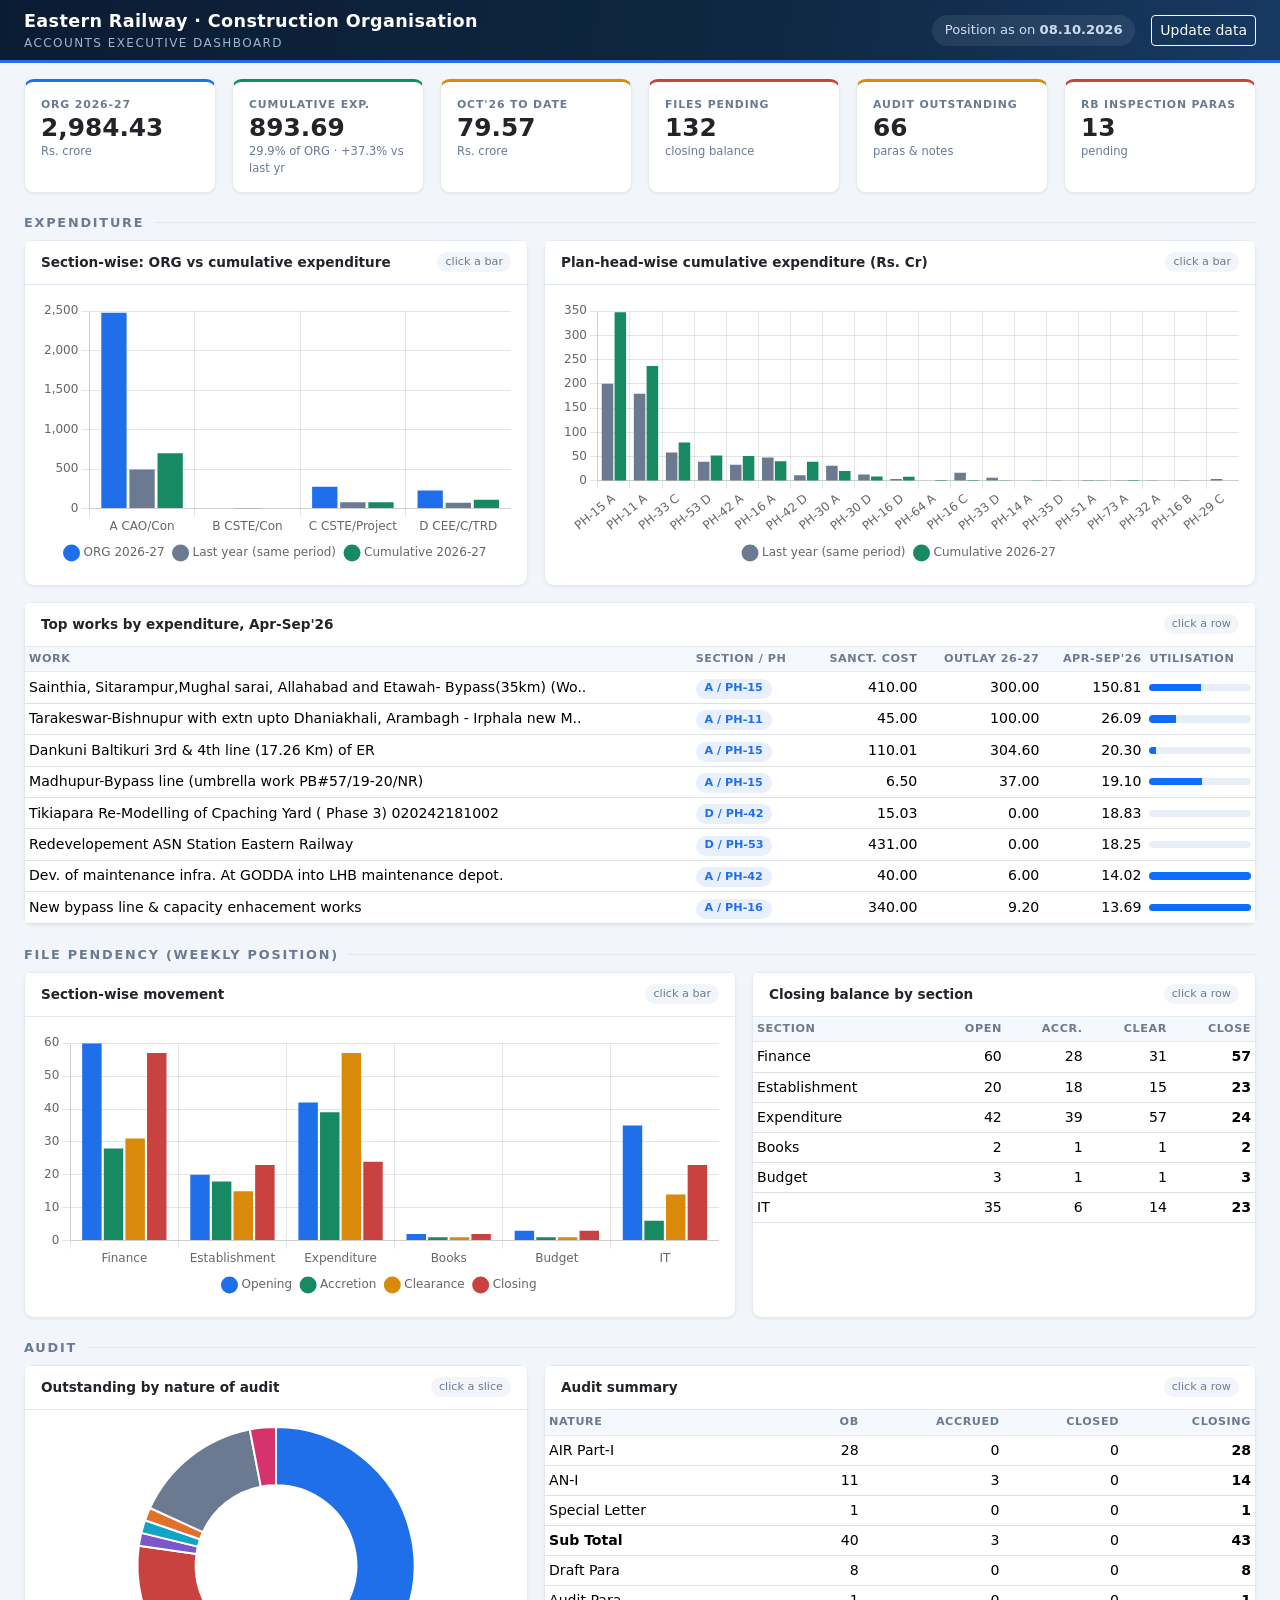
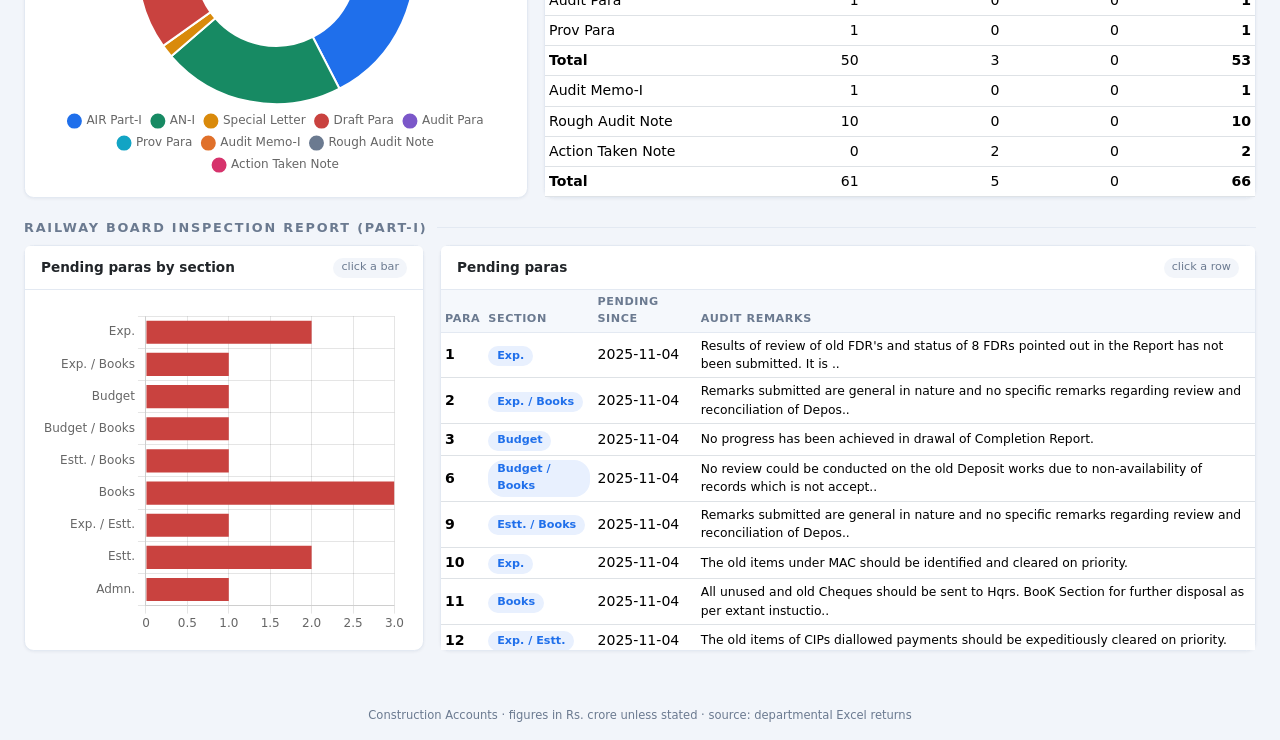
<file: index.html>
<!DOCTYPE html>
<html lang="en">
<head>
<meta charset="utf-8">
<meta name="viewport" content="width=device-width, initial-scale=1">
<title>Construction Accounts - Executive Dashboard</title>
<link rel="stylesheet" href="css/bootstrap.min.css">
<link rel="stylesheet" href="css/dashboard.css">
</head>
<body>
<header class="app-nav">
  <div class="container-fluid d-flex flex-wrap align-items-center justify-content-between py-2 px-3 px-lg-4">
    <div><div class="brand">Eastern Railway &middot; Construction Organisation</div><div class="sub">Accounts Executive Dashboard</div></div>
    <div class="d-flex align-items-center gap-3"><div class="asof">Position as on <strong id="asOn">-</strong></div><a class="btn btn-sm btn-outline-light" href="update.html">Update data</a></div>
  </div>
</header>
<main class="container-fluid px-3 px-lg-4 py-3">
  <div id="loadErr" class="alert alert-danger d-none"></div>
  <section class="row g-3 mb-3" id="kpis"></section>

  <h2 class="sec-title">Expenditure</h2>
  <section class="row g-3 mb-3">
    <div class="col-xl-5"><div class="card h-100"><div class="card-header">Section-wise: ORG vs cumulative expenditure <span class="hint">click a bar</span></div><div class="card-body chart-box"><canvas id="cSec"></canvas></div></div></div>
    <div class="col-xl-7"><div class="card h-100"><div class="card-header">Plan-head-wise cumulative expenditure (Rs. Cr) <span class="hint">click a bar</span></div><div class="card-body chart-box"><canvas id="cPh"></canvas></div></div></div>
  </section>
  <section class="row g-3 mb-3">
    <div class="col-12"><div class="card"><div class="card-header">Top works by expenditure, Apr-Sep'26 <span class="hint">click a row</span></div><div class="table-responsive"><table class="table table-hover table-sm align-middle mb-0" id="tWorks"></table></div></div></div>
  </section>

  <h2 class="sec-title">File pendency (weekly position)</h2>
  <section class="row g-3 mb-3">
    <div class="col-xl-7"><div class="card h-100"><div class="card-header">Section-wise movement <span class="hint">click a bar</span></div><div class="card-body chart-box"><canvas id="cFile"></canvas></div></div></div>
    <div class="col-xl-5"><div class="card h-100"><div class="card-header">Closing balance by section <span class="hint">click a row</span></div><div class="table-responsive"><table class="table table-hover table-sm mb-0" id="tFile"></table></div></div></div>
  </section>

  <h2 class="sec-title">Audit</h2>
  <section class="row g-3 mb-3">
    <div class="col-xl-5"><div class="card h-100"><div class="card-header">Outstanding by nature of audit <span class="hint">click a slice</span></div><div class="card-body chart-box"><canvas id="cAud"></canvas></div></div></div>
    <div class="col-xl-7"><div class="card h-100"><div class="card-header">Audit summary <span class="hint">click a row</span></div><div class="table-responsive"><table class="table table-hover table-sm mb-0" id="tAud"></table></div></div></div>
  </section>

  <h2 class="sec-title">Railway Board Inspection Report (Part-I)</h2>
  <section class="row g-3 mb-4">
    <div class="col-xl-4"><div class="card h-100"><div class="card-header">Pending paras by section <span class="hint">click a bar</span></div><div class="card-body chart-box"><canvas id="cRb"></canvas></div></div></div>
    <div class="col-xl-8"><div class="card h-100"><div class="card-header">Pending paras <span class="hint">click a row</span></div><div class="table-responsive tbl-scroll"><table class="table table-hover table-sm align-middle mb-0" id="tRb"></table></div></div></div>
  </section>
</main>
<footer class="app-foot">Construction Accounts &middot; figures in Rs. crore unless stated &middot; source: departmental Excel returns</footer>

<div class="modal fade" id="drill" tabindex="-1"><div class="modal-dialog modal-xl modal-dialog-scrollable"><div class="modal-content">
  <div class="modal-header"><div><h5 class="modal-title" id="dTitle"></h5><ol class="breadcrumb mb-0 mt-1" id="dCrumb"></ol></div><button type="button" class="btn-close" data-bs-dismiss="modal"></button></div>
  <div class="modal-body">
    <div class="row g-2 mb-3" id="dKpi"></div>
    <div class="row g-3">
      <div class="col-lg-5" id="dChartCol"><div class="chart-box-sm"><canvas id="dChart"></canvas></div></div>
      <div class="col" id="dTblCol"><div class="table-responsive tbl-scroll"><table class="table table-hover table-sm align-middle mb-0" id="dTable"></table></div></div>
    </div>
    <div id="dText" class="mt-3"></div>
  </div>
</div></div></div>
<script src="js/jquery.min.js"></script>
<script src="js/bootstrap.bundle.min.js"></script>
<script src="js/chart.umd.js"></script>
<script src="js/dashboard.js"></script>
</body>
</html>
</file>
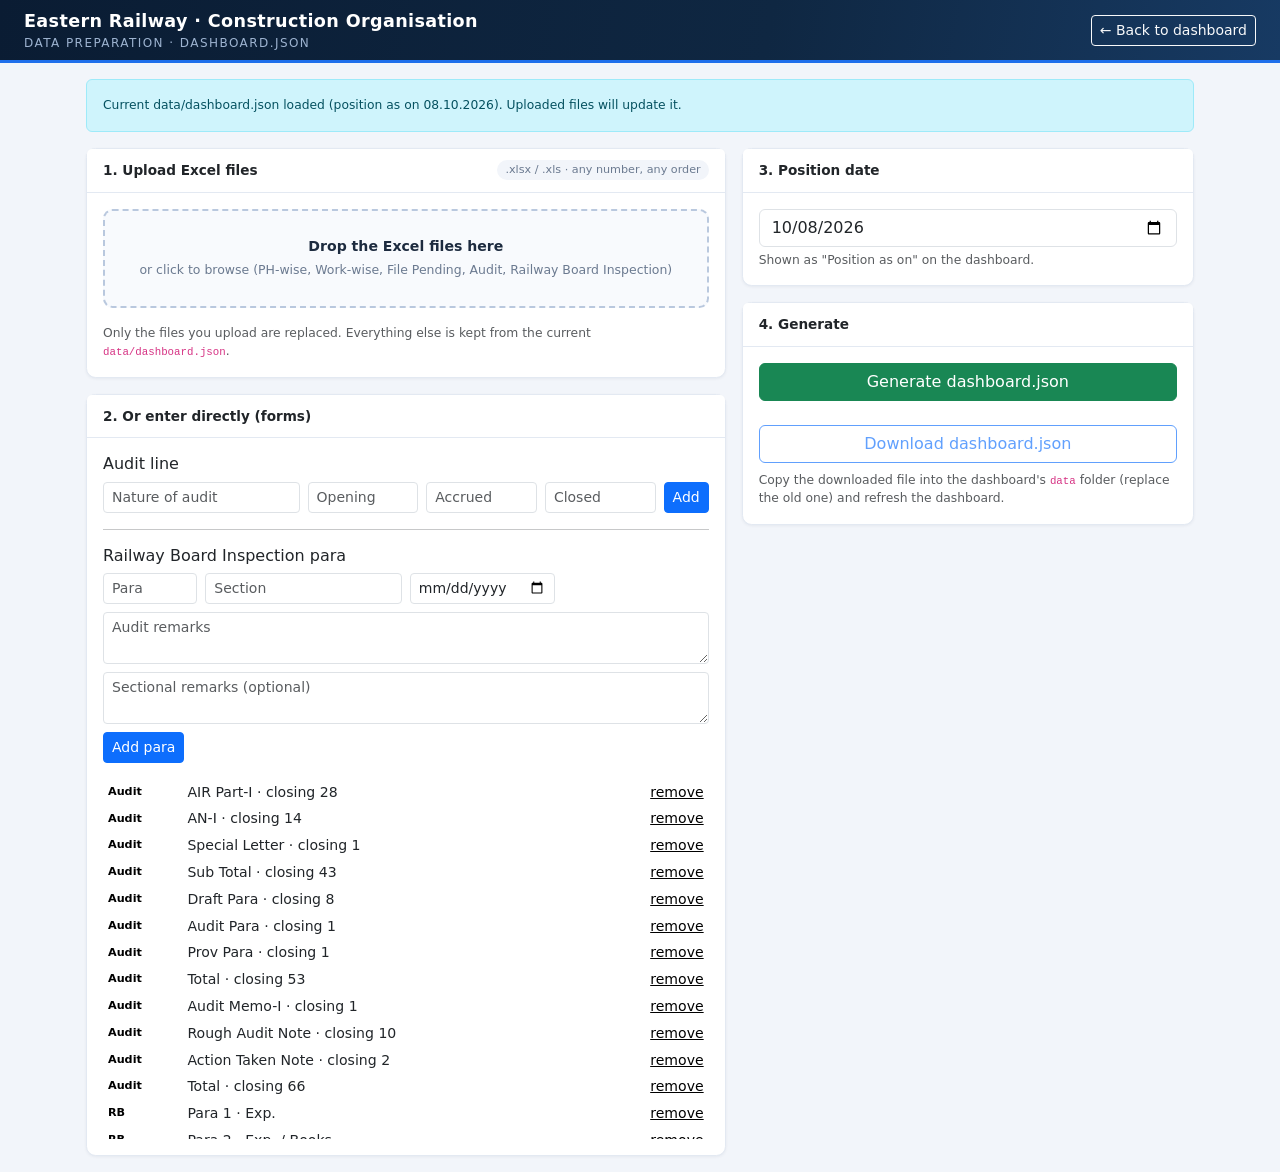
<file: update.html>
<!DOCTYPE html>
<html lang="en">
<head>
<meta charset="utf-8">
<meta name="viewport" content="width=device-width, initial-scale=1">
<title>Update Data - Construction Accounts Dashboard</title>
<link rel="stylesheet" href="css/bootstrap.min.css">
<link rel="stylesheet" href="css/dashboard.css">
<link rel="stylesheet" href="css/update.css">
</head>
<body>
<header class="app-nav">
  <div class="container-fluid d-flex flex-wrap align-items-center justify-content-between py-2 px-3 px-lg-4">
    <div><div class="brand">Eastern Railway &middot; Construction Organisation</div><div class="sub">Data preparation &middot; dashboard.json</div></div>
    <a class="btn btn-sm btn-outline-light" href="index.html">&larr; Back to dashboard</a>
  </div>
</header>
<main class="container-xl px-3 py-3">
  <div id="baseMsg" class="alert alert-info small"></div>
  <div class="row g-3">
    <div class="col-lg-7">
      <div class="card mb-3"><div class="card-header">1. Upload Excel files <span class="hint">.xlsx / .xls &middot; any number, any order</span></div>
        <div class="card-body">
          <label class="dropzone" id="drop" for="pick"><strong>Drop the Excel files here</strong><span>or click to browse (PH-wise, Work-wise, File Pending, Audit, Railway Board Inspection)</span></label>
          <input type="file" id="pick" class="d-none" multiple accept=".xlsx,.xls">
          <table class="table table-sm mt-3 nohover" id="fList"></table>
          <p class="small text-muted mb-0">Only the files you upload are replaced. Everything else is kept from the current <code>data/dashboard.json</code>.</p>
        </div></div>
      <div class="card"><div class="card-header">2. Or enter directly (forms)</div>
        <div class="card-body">
          <h6>Audit line</h6>
          <div class="row g-2 mb-2" id="fAud">
            <div class="col-12 col-md-4"><input class="form-control form-control-sm" data-f="n" placeholder="Nature of audit"></div>
            <div class="col-3 col-md"><input type="number" class="form-control form-control-sm" data-f="ob" placeholder="Opening"></div>
            <div class="col-3 col-md"><input type="number" class="form-control form-control-sm" data-f="acc" placeholder="Accrued"></div>
            <div class="col-3 col-md"><input type="number" class="form-control form-control-sm" data-f="clo" placeholder="Closed"></div>
            <div class="col-3 col-md-auto"><button class="btn btn-sm btn-primary w-100" id="addAud">Add</button></div>
          </div>
          <hr>
          <h6>Railway Board Inspection para</h6>
          <div class="row g-2" id="fRb">
            <div class="col-4 col-md-2"><input class="form-control form-control-sm" data-f="para" placeholder="Para"></div>
            <div class="col-8 col-md-4"><input class="form-control form-control-sm" data-f="sec" placeholder="Section"></div>
            <div class="col-12 col-md-3"><input type="date" class="form-control form-control-sm" data-f="since"></div>
            <div class="col-12"><textarea class="form-control form-control-sm" rows="2" data-f="rem" placeholder="Audit remarks"></textarea></div>
            <div class="col-12"><textarea class="form-control form-control-sm" rows="2" data-f="sect" placeholder="Sectional remarks (optional)"></textarea></div>
            <div class="col-12"><button class="btn btn-sm btn-primary" id="addRb">Add para</button></div>
          </div>
          <div class="tbl-scroll mt-3"><table class="table table-sm nohover" id="mList"></table></div>
        </div></div>
    </div>
    <div class="col-lg-5">
      <div class="card mb-3"><div class="card-header">3. Position date</div>
        <div class="card-body"><input type="date" id="asOnIn" class="form-control"><div class="small text-muted mt-1">Shown as "Position as on" on the dashboard.</div></div></div>
      <div class="card"><div class="card-header">4. Generate</div>
        <div class="card-body">
          <button class="btn btn-success w-100 mb-2" id="gen">Generate dashboard.json</button>
          <table class="table table-sm nohover mb-3" id="sum"></table>
          <a class="btn btn-outline-primary w-100 disabled" id="dl" download="dashboard.json">Download dashboard.json</a>
          <p class="small text-muted mt-2 mb-0">Copy the downloaded file into the dashboard's <code>data</code> folder (replace the old one) and refresh the dashboard.</p>
        </div></div>
    </div>
  </div>
</main>
<script src="js/jquery.min.js"></script>
<script src="js/xlsx.full.min.js"></script>
<script src="js/parser.js"></script>
<script src="js/update.js"></script>
</body>
</html>
</file>
<file: css/dashboard.css>
:root{--navy:#0f2742;--ink:#1d2b3f;--muted:#6b7a90;--line:#e3e9f2;--bg:#f2f5fa;--blue:#1f6feb;--green:#178a63;--amber:#d98a0b;--red:#c9423f}
body{background:var(--bg);color:var(--ink);font-family:"Segoe UI",system-ui,-apple-system,Roboto,Arial,sans-serif;font-size:.88rem}
.app-nav{background:linear-gradient(100deg,#0a1c33,var(--navy) 60%,#173a63);color:#fff;border-bottom:3px solid var(--blue);position:sticky;top:0;z-index:20}
.app-nav .brand{font-weight:600;font-size:1.1rem;letter-spacing:.02em}
.app-nav .sub{font-size:.75rem;color:#9db3d0;text-transform:uppercase;letter-spacing:.12em}
.app-nav .asof{font-size:.82rem;color:#cfdcf0;background:rgba(255,255,255,.08);padding:.35rem .8rem;border-radius:2rem}
.sec-title{font-size:.8rem;text-transform:uppercase;letter-spacing:.14em;color:var(--muted);font-weight:700;margin:1.4rem 0 .6rem;display:flex;align-items:center;gap:.6rem}
.sec-title::after{content:"";flex:1;height:1px;background:var(--line)}
.card{border:1px solid var(--line);border-radius:.6rem;box-shadow:0 1px 3px rgba(15,39,66,.06);background:#fff}
.card-header{background:#fff;font-weight:600;font-size:.85rem;border-bottom:1px solid var(--line);padding:.7rem 1rem;display:flex;justify-content:space-between;align-items:center}
.hint{font-weight:400;font-size:.7rem;color:var(--muted);background:var(--bg);padding:.1rem .5rem;border-radius:1rem}
.kpi{border-top:3px solid var(--blue);padding:.9rem 1rem;cursor:pointer;transition:transform .15s,box-shadow .15s;height:100%}
.kpi:hover{transform:translateY(-2px);box-shadow:0 6px 14px rgba(15,39,66,.12)}
.kpi.g{border-top-color:var(--green)}.kpi.a{border-top-color:var(--amber)}.kpi.r{border-top-color:var(--red)}
.kpi .lbl{font-size:.68rem;text-transform:uppercase;letter-spacing:.08em;color:var(--muted);font-weight:600}
.kpi .val{font-size:1.55rem;font-weight:700;line-height:1.2}
.kpi .note{font-size:.72rem;color:var(--muted)}
.kpi.static{cursor:default}.kpi.static:hover{transform:none;box-shadow:none}
.chart-box{position:relative;height:300px}.chart-box-sm{position:relative;height:280px}
.tbl-scroll{max-height:360px;overflow-y:auto}
.table{--bs-table-hover-bg:#eaf1fd;margin-bottom:0}
.table thead th{position:sticky;top:0;background:#f5f8fc;z-index:1;font-size:.7rem;text-transform:uppercase;letter-spacing:.05em;color:var(--muted);border-bottom:1px solid var(--line)}
.table tbody tr{cursor:pointer}.table.nohover tbody tr{cursor:default}
.num{text-align:right;font-variant-numeric:tabular-nums}
.progress{height:.45rem;min-width:70px;background:#e8eef7}
.pill{display:inline-block;padding:.1rem .55rem;border-radius:1rem;font-size:.7rem;font-weight:600;background:#e8f0fe;color:var(--blue)}
.breadcrumb{font-size:.78rem}.breadcrumb a{cursor:pointer;text-decoration:none}
.app-foot{text-align:center;color:var(--muted);font-size:.72rem;padding:1rem}
.modal-header{background:#f5f8fc}
</file>
<file: css/update.css>
.dropzone{display:flex;flex-direction:column;align-items:center;gap:.25rem;padding:1.6rem 1rem;border:2px dashed #b9c8de;border-radius:.6rem;background:#f8fafd;cursor:pointer;color:var(--ink);text-align:center;transition:.15s}
.dropzone span{font-size:.78rem;color:var(--muted)}
.dropzone:hover,.dropzone.over{border-color:var(--blue);background:#eaf1fd}
.table.nohover tbody tr{cursor:default}
</file>
